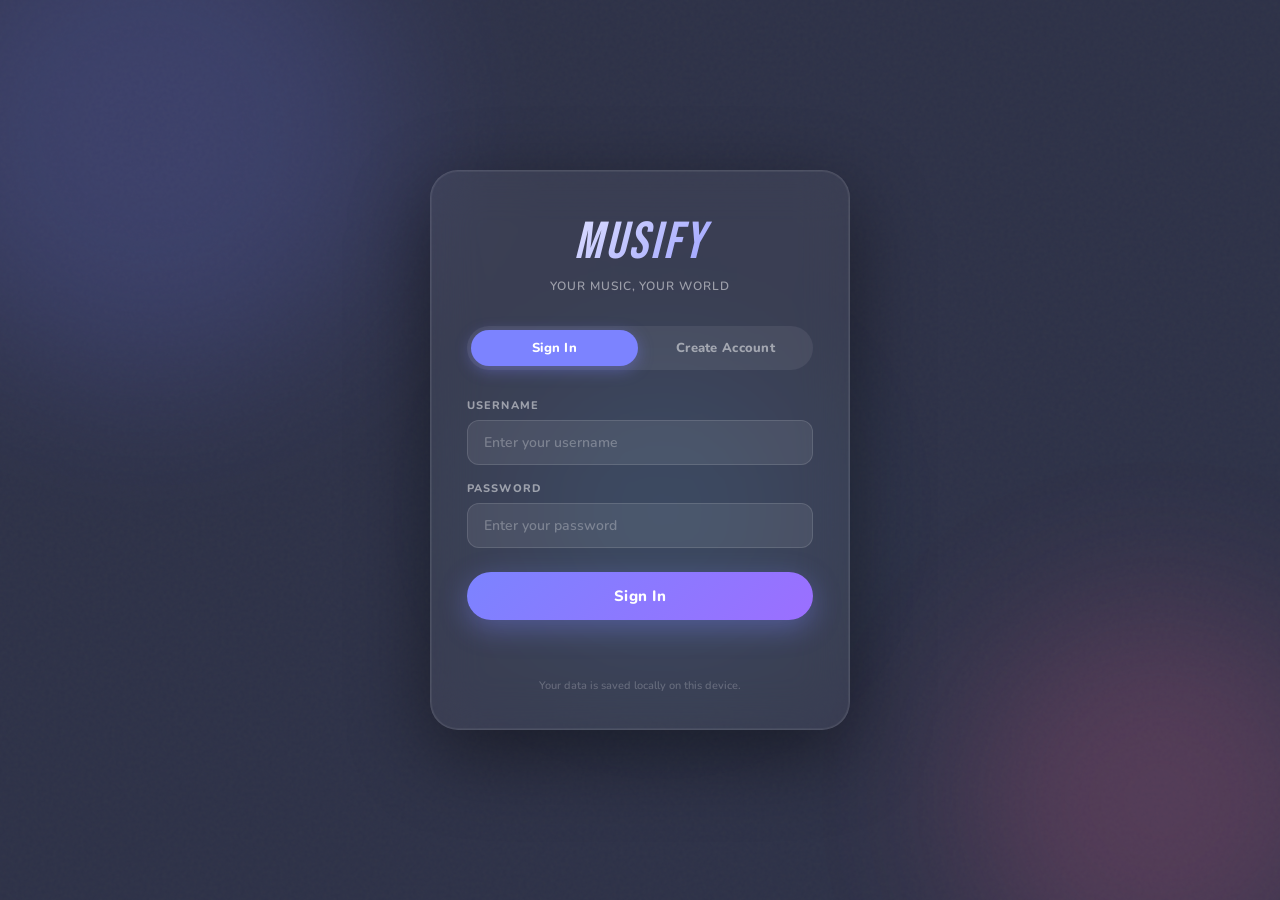
<file: index.html>
<!DOCTYPE html>
<html lang="en">
<head>
  <meta charset="UTF-8">
  <meta name="viewport" content="width=device-width, initial-scale=1.0">
  <title>Musify</title>
  <link rel="preconnect" href="https://fonts.googleapis.com">
  <link rel="preconnect" href="https://fonts.gstatic.com" crossorigin>
  <link href="https://fonts.googleapis.com/css2?family=Bebas+Neue&family=Nunito:wght@400;600;700;800&display=swap" rel="stylesheet" />
  <link rel="stylesheet" href="style.css">
</head>
<body>

  <div class="app">
    <aside class="sidebar">
      <div class="sidebar__profile">
        <div class="avatar">
          <svg viewBox="0 0 24 24" fill="currentColor"><path d="M12 12c2.7 0 4.8-2.1 4.8-4.8S14.7 2.4 12 2.4 7.2 4.5 7.2 7.2 9.3 12 12 12zm0 2.4c-3.2 0-9.6 1.6-9.6 4.8v2.4h19.2v-2.4c0-3.2-6.4-4.8-9.6-4.8z"></svg>
        </div>
        <span class="sidebar__username" id="sidebarUsername">USER</span>
      </div>

      <nav class="sidebar__nav">
        <a href="#" class="nav-link active" data-section="playlist">Playlist</a>
        <a href="#" class="nav-link" data-section="favorites">Favorites</a>
        <a href="#" class="nav-link" data-section="queue">Queue</a>
        <a href="#" class="nav-link" data-section="albums">Albums</a>
        <button class="nav-link logout-btn" id="logoutBtn">Log Out</button>
      </nav>
    </aside>

    <main class="main">
      <header class="topbar">
        <h1 class="logo">MUSIFY</h1>

        <div class="search-wrapper" id="searchWrapper">
          <div class="search-bar">
            <input type="text" placeholder="What do you want to play?" id="searchInput" autocomplete="off">
            <button class="search-btn" aria-label="Search">
              <svg xmlns="http://www.w3.org/2000/svg" width="16" height="16" fill="currentColor" viewBox="0 0 16 16">
                <path d="M11.742 10.344a6.5 6.5 0 1 0-1.397 1.398h-.001q.044.06.098.115l3.85 3.85a1 1 0 0 0 1.415-1.414l-3.85-3.85a1 1 0 0 0-.115-.1zM12 6.5a5.5 5.5 0 1 1-11 0 5.5 5.5 0 0 1 11 0">
              </svg>
            </button>
          </div>
          <div class="search-dropdown" id="searchDropdown">
            <div class="search-dropdown__header">Results</div>
            <div id="searchResultsList"></div>
          </div>
        </div>

        <div class="topbar__actions">
          <button class="icon-btn notification-btn" aria-label="Notifications">
            <svg viewBox="0 0 24 24" fill="currentColor"><path d="M12 22c1.1 0 2-.9 2-2h-4c0 1.1.9 2 2 2zm6-6v-5c0-3.07-1.64-5.64-4.5-6.32V4c0-.83-.67-1.5-1.5-1.5s-1.5.67-1.5 1.5v.68C7.63 5.36 6 7.92 6 11v5l-2 2v1h16v-1l-2-2z"></svg>
          </button>
          <button class="icon-btn chevron-btn" aria-label="Menu">
            <svg viewBox="0 0 24 24" fill="currentColor"><path d="M7 10l5 5 5-5z"></svg>
          </button>
        </div>
      </header>

      <div class="content-scroll">

        <!-- PLAYLIST SECTION -->
        <section class="section" id="playlistSection">
          <h2 class="section__title">Playlist</h2>
          <div class="card-grid" id="artistGrid">

            <div class="music-card" data-title="Pa-umaga" data-artist="Al James">
              <div class="card__thumb">
                <img src="images/Pa-umaga.jpg" alt="Pa-umaga" loading="lazy">
                <div class="card__overlay"><button class="play-btn mini" aria-label="Play"><svg viewBox="0 0 24 24" fill="currentColor"><path d="M8 5v14l11-7z"></svg></button></div>
              </div>
              <p class="card__name">Pa-umaga</p><p class="card__sub">Al James</p>
            </div>

            <div class="music-card" data-title="PSG" data-artist="Al James">
              <div class="card__thumb">
                <img src="images/PSG.jpg" alt="PSG" loading="lazy">
                <div class="card__overlay"><button class="play-btn mini" aria-label="Play"><svg viewBox="0 0 24 24" fill="currentColor"><path d="M8 5v14l11-7z"></svg></button></div>
              </div>
              <p class="card__name">PSG</p><p class="card__sub">Al James</p>
            </div>

            <div class="music-card" data-title="Latina" data-artist="Al James">
              <div class="card__thumb">
                <img src="images/Latina.jpg" alt="Latina" loading="lazy">
                <div class="card__overlay"><button class="play-btn mini" aria-label="Play"><svg viewBox="0 0 24 24" fill="currentColor"><path d="M8 5v14l11-7z"></svg></button></div>
              </div>
              <p class="card__name">Latina</p><p class="card__sub">Al James</p>
            </div>

            <div class="music-card" data-title="Ngayong Gabi" data-artist="Al James">
              <div class="card__thumb">
                <img src="images/Ngayong Gabi.jpg" alt="Ngayong Gabi" loading="lazy">
                <div class="card__overlay"><button class="play-btn mini" aria-label="Play"><svg viewBox="0 0 24 24" fill="currentColor"><path d="M8 5v14l11-7z"></svg></button></div>
              </div>
              <p class="card__name">Ngayong Gabi</p><p class="card__sub">Al James</p>
            </div>

            <div class="music-card" data-title="Repeat" data-artist="Al James">
              <div class="card__thumb">
                <img src="images/repeat.jpg" alt="Repeat" loading="lazy">
                <div class="card__overlay"><button class="play-btn mini" aria-label="Play"><svg viewBox="0 0 24 24" fill="currentColor"><path d="M8 5v14l11-7z"></svg></button></div>
              </div>
              <p class="card__name">Repeat</p><p class="card__sub">Al James</p>
            </div>

            <div class="music-card" data-title="supernatural" data-artist="Ariana Grande">
              <div class="card__thumb">
                <img src="images/supernatural.jpg" alt="supernatural" loading="lazy">
                <div class="card__overlay"><button class="play-btn mini" aria-label="Play"><svg viewBox="0 0 24 24" fill="currentColor"><path d="M8 5v14l11-7z"></svg></button></div>
              </div>
              <p class="card__name">supernatural</p><p class="card__sub">Ariana Grande</p>
            </div>

            <div class="music-card" data-title="Beauty And A Beat" data-artist="Justin Bieber, Nikki Minaj">
              <div class="card__thumb">
                <img src="images/JB.jpg" alt="Beauty And A Beat" loading="lazy">
                <div class="card__overlay"><button class="play-btn mini" aria-label="Play"><svg viewBox="0 0 24 24" fill="currentColor"><path d="M8 5v14l11-7z"></svg></button></div>
              </div>
              <p class="card__name">Beauty And A Beat</p><p class="card__sub">Justin Bieber, Nikki Minaj</p>
            </div>

            <div class="music-card" data-title="The Fate of Ophelia" data-artist="Taylor Swift">
              <div class="card__thumb">
                <img src="images/ophelia.jpg" alt="The Fate of Ophelia" loading="lazy">
                <div class="card__overlay"><button class="play-btn mini" aria-label="Play"><svg viewBox="0 0 24 24" fill="currentColor"><path d="M8 5v14l11-7z"></svg></button></div>
              </div>
              <p class="card__name">The Fate of Ophelia</p><p class="card__sub">Taylor Swift</p>
            </div>

            <div class="music-card" data-title="Cruel Summer" data-artist="Taylor Swift">
              <div class="card__thumb">
                <img src="images/cruelsummer.jpg" alt="Cruel Summer" loading="lazy">
                <div class="card__overlay"><button class="play-btn mini" aria-label="Play"><svg viewBox="0 0 24 24" fill="currentColor"><path d="M8 5v14l11-7z"></svg></button></div>
              </div>
              <p class="card__name">Cruel Summer</p><p class="card__sub">Taylor Swift</p>
            </div>

            <div class="music-card" data-title="Opalite" data-artist="Taylor Swift">
              <div class="card__thumb">
                <img src="images/opalite.jpg" alt="Opalite" loading="lazy">
                <div class="card__overlay"><button class="play-btn mini" aria-label="Play"><svg viewBox="0 0 24 24" fill="currentColor"><path d="M8 5v14l11-7z"></svg></button></div>
              </div>
              <p class="card__name">Opalite</p><p class="card__sub">Taylor Swift</p>
            </div>

            <div class="music-card" data-title="Alipin" data-artist="Khel Pangilinan">
              <div class="card__thumb">
                <img src="images/Alipin.jpg" alt="Alipin" loading="lazy">
                <div class="card__overlay"><button class="play-btn mini" aria-label="Play"><svg viewBox="0 0 24 24" fill="currentColor"><path d="M8 5v14l11-7z"></svg></button></div>
              </div>
              <p class="card__name">Alipin</p><p class="card__sub">Khel Pangilinan</p>
            </div>

            <div class="music-card" data-title="Life Is Good" data-artist="Future, Drake">
              <div class="card__thumb">
                <img src="images/Life Is Good.jpg" alt="Life Is Good" loading="lazy">
                <div class="card__overlay"><button class="play-btn mini" aria-label="Play"><svg viewBox="0 0 24 24" fill="currentColor"><path d="M8 5v14l11-7z"></svg></button></div>
              </div>
              <p class="card__name">Life Is Good</p><p class="card__sub">Future, Drake</p>
            </div>

            <div class="music-card" data-title="Mask Off" data-artist="Future, Kendrick Lamar">
              <div class="card__thumb">
                <img src="images/Mask Off.jpg" alt="Mask Off" loading="lazy">
                <div class="card__overlay"><button class="play-btn mini" aria-label="Play"><svg viewBox="0 0 24 24" fill="currentColor"><path d="M8 5v14l11-7z"></svg></button></div>
              </div>
              <p class="card__name">Mask Off</p><p class="card__sub">Future, Kendrick Lamar</p>
            </div>

            <div class="music-card" data-title="Like That" data-artist="Future, Metro Boomin, Kendrick Lamar">
              <div class="card__thumb">
                <img src="images/Like That.jpg" alt="Like That" loading="lazy">
                <div class="card__overlay"><button class="play-btn mini" aria-label="Play"><svg viewBox="0 0 24 24" fill="currentColor"><path d="M8 5v14l11-7z"></svg></button></div>
              </div>
              <p class="card__name">Like That</p><p class="card__sub">Future, Metro Boomin, Kendrick Lamar</p>
            </div>

            <div class="music-card" data-title="Timeless" data-artist="The Weeknd, Playboi Carti">
              <div class="card__thumb">
                <img src="images/Timeless.jpg" alt="Timeless" loading="lazy">
                <div class="card__overlay"><button class="play-btn mini" aria-label="Play"><svg viewBox="0 0 24 24" fill="currentColor"><path d="M8 5v14l11-7z"></svg></button></div>
              </div>
              <p class="card__name">Timeless</p><p class="card__sub">The Weeknd, Playboi Carti</p>
            </div>

            <div class="music-card" data-title="Bye(Altare Remix)" data-artist="Ariana Grande">
              <div class="card__thumb">
                <img src="images/Bye.jpg" alt="Bye(Altare Remix)" loading="lazy">
                <div class="card__overlay"><button class="play-btn mini" aria-label="Play"><svg viewBox="0 0 24 24" fill="currentColor"><path d="M8 5v14l11-7z"></svg></button></div>
              </div>
              <p class="card__name">Bye(Altare Remix)</p><p class="card__sub">Ariana Grande</p>
            </div>

            <div class="music-card" data-title="Swimming Pool" data-artist="Kendrick Lamar">
              <div class="card__thumb">
                <img src="images/Swimming Pool.jpg" alt="Swimming Pool" loading="lazy">
                <div class="card__overlay"><button class="play-btn mini" aria-label="Play"><svg viewBox="0 0 24 24" fill="currentColor"><path d="M8 5v14l11-7z"></svg></button></div>
              </div>
              <p class="card__name">Swimming Pool</p><p class="card__sub">Kendrick Lamar</p>
            </div>

            <div class="music-card" data-title="First Class" data-artist="Jack Harlow">
              <div class="card__thumb">
                <img src="images/First Class.jpg" alt="First Class" loading="lazy">
                <div class="card__overlay"><button class="play-btn mini" aria-label="Play"><svg viewBox="0 0 24 24" fill="currentColor"><path d="M8 5v14l11-7z"></svg></button></div>
              </div>
              <p class="card__name">First Class</p><p class="card__sub">Jack Harlow</p>
            </div>

            <div class="music-card" data-title="Girl You Loud" data-artist="Chris Brown">
              <div class="card__thumb">
                <img src="images/Girl You Loud.jpg" alt="Girl You Loud" loading="lazy">
                <div class="card__overlay"><button class="play-btn mini" aria-label="Play"><svg viewBox="0 0 24 24" fill="currentColor"><path d="M8 5v14l11-7z"></svg></button></div>
              </div>
              <p class="card__name">Girl You Loud</p><p class="card__sub">Chris Brown</p>
            </div>

            <div class="music-card" data-title="Aces x Dna" data-artist="Kendrick Lamar, Prd Dkj">
              <div class="card__thumb">
                <img src="images/Aces x Dna.jpg" alt="Aces x Dna" loading="lazy">
                <div class="card__overlay"><button class="play-btn mini" aria-label="Play"><svg viewBox="0 0 24 24" fill="currentColor"><path d="M8 5v14l11-7z"></svg></button></div>
              </div>
              <p class="card__name">Aces x Dna</p><p class="card__sub">Kendrick Lamar, Prd Dkj</p>
            </div>

            <div class="music-card" data-title="Lap Of God" data-artist="Benji(UK)">
              <div class="card__thumb">
                <img src="images/Lap Of God.jpg" alt="Lap Of God" loading="lazy">
                <div class="card__overlay"><button class="play-btn mini" aria-label="Play"><svg viewBox="0 0 24 24" fill="currentColor"><path d="M8 5v14l11-7z"></svg></button></div>
              </div>
              <p class="card__name">Lap Of God</p><p class="card__sub">Benji(UK)</p>
            </div>

            <div class="music-card" data-title="May I Ask" data-artist="Luke Chiang">
              <div class="card__thumb">
                <img src="images/May I Ask.jpg" alt="May I Ask" loading="lazy">
                <div class="card__overlay"><button class="play-btn mini" aria-label="Play"><svg viewBox="0 0 24 24" fill="currentColor"><path d="M8 5v14l11-7z"></svg></button></div>
              </div>
              <p class="card__name">May I Ask</p><p class="card__sub">Luke Chiang</p>
            </div>

            <div class="music-card" data-title="Body Back" data-artist="Gryffin">
              <div class="card__thumb">
                <img src="images/Body Back.jpg" alt="Body Back" loading="lazy">
                <div class="card__overlay"><button class="play-btn mini" aria-label="Play"><svg viewBox="0 0 24 24" fill="currentColor"><path d="M8 5v14l11-7z"></svg></button></div>
              </div>
              <p class="card__name">Body Back</p><p class="card__sub">Gryffin</p>
            </div>

            <div class="music-card" data-title="Please Dont Go" data-artist="Beauz">
              <div class="card__thumb">
                <img src="images/Please Dont Go.jpg" alt="Please Dont Go" loading="lazy">
                <div class="card__overlay"><button class="play-btn mini" aria-label="Play"><svg viewBox="0 0 24 24" fill="currentColor"><path d="M8 5v14l11-7z"/></svg></button></div>
              </div>
              <p class="card__name">Please Don't Go</p><p class="card__sub">Beauz</p>
            </div>

            <div class="music-card" data-title="Raindance" data-artist="Dave, Tems">
              <div class="card__thumb">
                <img src="images/Raindance.jpg" alt="Raindance" loading="lazy">
                <div class="card__overlay"><button class="play-btn mini" aria-label="Play"><svg viewBox="0 0 24 24" fill="currentColor"><path d="M8 5v14l11-7z"></svg></button></div>
              </div>
              <p class="card__name">Raindance</p><p class="card__sub">Dave, Tems</p>
            </div>

            <div class="music-card" data-title="Next To You" data-artist="Chris Brown, Justin Bieber">
              <div class="card__thumb">
                <img src="images/Next To You.jpg" alt="Next To You" loading="lazy">
                <div class="card__overlay"><button class="play-btn mini" aria-label="Play"><svg viewBox="0 0 24 24" fill="currentColor"><path d="M8 5v14l11-7z"></svg></button></div>
              </div>
              <p class="card__name">Next To You</p><p class="card__sub">Chris Brown, Justin Bieber</p>
            </div>

            <div class="music-card" data-title="All The Stars" data-artist="Kendrick Lamar, SZA">
              <div class="card__thumb">
                <img src="images/All The Stars.jpg" alt="All The Stars" loading="lazy">
                <div class="card__overlay"><button class="play-btn mini" aria-label="Play"><svg viewBox="0 0 24 24" fill="currentColor"><path d="M8 5v14l11-7z"></svg></button></div>
              </div>
              <p class="card__name">All The Stars</p><p class="card__sub">Kendrick Lamar, SZA</p>
            </div>

            <div class="music-card" data-title="Company" data-artist="Justin Bieber">
              <div class="card__thumb">
                <img src="images/Company.jpg" alt="Company" loading="lazy">
                <div class="card__overlay"><button class="play-btn mini" aria-label="Play"><svg viewBox="0 0 24 24" fill="currentColor"><path d="M8 5v14l11-7z"></svg></button></div>
              </div>
              <p class="card__name">Company</p><p class="card__sub">Justin Bieber</p>
            </div>

            <div class="music-card" data-title="Reminder" data-artist="The Weeknd">
              <div class="card__thumb">
                <img src="images/Reminder.jpg" alt="Reminder" loading="lazy">
                <div class="card__overlay"><button class="play-btn mini" aria-label="Play"><svg viewBox="0 0 24 24" fill="currentColor"><path d="M8 5v14l11-7z"></svg></button></div>
              </div>
              <p class="card__name">Reminder</p><p class="card__sub">The Weeknd</p>
            </div>

            <div class="music-card" data-title="We Dont Talk Anymore" data-artist="Charlie Puth, Selena Gomez">
              <div class="card__thumb">
                <img src="images/We Dont Talk Anymore.jpg" alt="We Dont Talk Anymore" loading="lazy">
                <div class="card__overlay"><button class="play-btn mini" aria-label="Play"><svg viewBox="0 0 24 24" fill="currentColor"><path d="M8 5v14l11-7z"></svg></button></div>
              </div>
              <p class="card__name">We Don't Talk Anymore</p><p class="card__sub">Charlie Puth, Selena Gomez</p>
            </div>

            <div class="music-card" data-title="Kunan Mong Pic" data-artist="CO SIDE MAFIA, BRGR ft. Al James">
              <div class="card__thumb">
                <img src="images/kunan mo pic.jpg" alt="Kunan Mong Pic" loading="lazy">
                <div class="card__overlay"><button class="play-btn mini" aria-label="Play"><svg viewBox="0 0 24 24" fill="currentColor"><path d="M8 5v14l11-7z"></svg></button></div>
              </div>
              <p class="card__name">Kunan Mong Pic</p><p class="card__sub">CO SIDE MAFIA, BRGR ft. Al James</p>
            </div>

          </div>
        </section>

        <!-- FAVORITES SECTION -->
        <section class="section" id="favoritesSection" style="display:none;">
          <h2 class="section__title">Favorites <span class="section__title-icon">🖤</span></h2>
          <p class="section__hint">Songs you've liked appear here. Click 🖤 on any song to add.</p>
          <div class="card-grid" id="favoritesGrid"></div>
        </section>

        <!-- QUEUE SECTION -->
        <section class="section" id="queueSection" style="display:none;">
          <h2 class="section__title">Queue <span class="section__title-icon">☰</span></h2>
          <p class="section__hint">Click ☰ (next to the player) while a song is loaded to add it to your queue.</p>
          <div class="card-grid" id="queueGrid"></div>
        </section>

        <!-- ALBUMS SECTION -->
        <section class="section" id="albumsSection" style="display:none;">
          <h2 class="section__title">Albums</h2>
          <div class="albums-toolbar">
            <div class="album-cover-preview" id="albumCoverPreview" title="Click to add a cover photo">
              <span class="cover-placeholder">🖼️</span>
            </div>
            <input type="file" id="albumCoverInput" accept="image/*">
            <input type="text" id="newAlbumInput" placeholder="New album name…" class="album-name-input">
            <button id="createAlbumBtn" class="create-album-btn">+ Create Album</button>
          </div>
          <div id="albumsList" class="albums-list"></div>
          <div id="albumDetail" class="album-detail" style="display:none;">
            <button id="backToAlbums" class="back-btn">← Back to Albums</button>
            <div class="album-detail-header">
              <div class="album-detail-cover" id="albumDetailCover">🎵</div>
              <h3 id="albumDetailTitle" class="album-detail-title"></h3>
            </div>
            <p class="section__hint">Click <strong>+ Add Current Song</strong> to add the now-playing track.</p>
            <button id="addToAlbumBtn" class="add-to-album-btn">+ Add Current Song</button>
            <div class="card-grid" id="albumDetailGrid"></div>
          </div>
        </section>

      </div><!-- end content-scroll -->

      <!-- MINI PLAYER (tablet & mobile) -->
      <div class="mini-player" id="miniPlayer">
        <div class="mini-player__art">
          <img id="miniArt" src="images/Pa-umaga.jpg" alt="Now playing">
        </div>
        <div class="mini-player__info">
          <p class="mini-player__song" id="miniSong">Pa-umaga</p>
          <p class="mini-player__artist" id="miniArtist">Al James</p>
        </div>
        <div class="mini-player__controls">
          <button class="mini-ctrl" id="miniPrevBtn" aria-label="Previous">
            <svg viewBox="0 0 24 24" fill="currentColor"><path d="M6 6h2v12H6zm3.5 6 8.5 6V6z"/></svg>
          </button>
          <button class="mini-ctrl play-main-mini" id="miniPlayPauseBtn" aria-label="Play/Pause">
            <svg class="mini-icon-play" viewBox="0 0 24 24" fill="currentColor"><path d="M8 5v14l11-7z"/></svg>
            <svg class="mini-icon-pause" viewBox="0 0 24 24" fill="currentColor" style="display:none"><path d="M6 19h4V5H6v14zm8-14v14h4V5h-4z"/></svg>
          </button>
          <button class="mini-ctrl" id="miniNextBtn" aria-label="Next">
            <svg viewBox="0 0 24 24" fill="currentColor"><path d="M6 18l8.5-6L6 6v12zm2-8.14 5.21 3.64L8 16.86V9.86zM16 6h2v12h-2z"/></svg>
          </button>
        </div>
        <div class="mini-player__progress-bar">
          <div class="mini-player__progress-fill" id="miniProgressFill"></div>
        </div>
      </div>

      <!-- BOTTOM NAV (mobile only) -->
      <nav class="bottom-nav" id="bottomNav">
        <button class="bottom-nav__item active" data-section="playlist">
          <span class="bn-icon">🎵</span>Playlist
        </button>
        <button class="bottom-nav__item" data-section="favorites">
          <span class="bn-icon">🖤</span>Favorites
        </button>
        <button class="bottom-nav__item" data-section="queue">
          <span class="bn-icon">☰</span>Queue
        </button>
        <button class="bottom-nav__item" data-section="albums">
          <span class="bn-icon">💿</span>Albums
        </button>
        <button class="bottom-nav__item logout-nav" id="mobileLogoutBtn">
          <span class="bn-icon">🚪</span>Log Out
        </button>
      </nav>

    </main><!-- end .main -->

    <!-- PLAYER PANEL (desktop only) -->
    <aside class="player-panel">
      <div class="player__artwork-wrap">
        <img id="playerArt" src="images/Pa-umaga.jpg" alt="Album Art">
      </div>
      <div class="player__meta">
        <button class="player__like active" id="likeBtn" aria-label="Like">
          <svg viewBox="0 0 24 24" fill="currentColor"><path d="M12 21.35l-1.45-1.32C5.4 15.36 2 12.28 2 8.5 2 5.42 4.42 3 7.5 3c1.74 0 3.41.81 4.5 2.09C13.09 3.81 14.76 3 16.5 3 19.58 3 22 5.42 22 8.5c0 3.78-3.4 6.86-8.55 11.54L12 21.35z"></svg>
        </button>
        <div class="player__info">
          <p class="player__song" id="playerSong">Pa-umaga</p>
          <p class="player__artist" id="playerArtist">Al James</p>
        </div>
        <button class="player__add" id="shuffleBtn" aria-label="Shuffle" title="Shuffle">
          <svg viewBox="0 0 24 24" fill="currentColor" width="20" height="20">
            <path d="M10.59 9.17L5.41 4 4 5.41l5.17 5.17 1.42-1.41zM14.5 4l2.04 2.04L4 18.59 5.41 20 17.96 7.46 20 9.5V4h-5.5zm.33 9.41l-1.41 1.41 3.13 3.13L14.5 20H20v-5.5l-2.04 2.04-3.13-3.13z">
          </svg>
        </button>
      </div>
      <div class="player__progress">
        <div class="progress-bar" id="progressBar">
          <div class="progress-fill" id="progressFill"></div>
          <div class="progress-thumb" id="progressThumb"></div>
        </div>
        <div class="progress-times">
          <span id="currentTime">0:00</span>
          <span id="totalTime">0:00</span>
        </div>
      </div>
      <div class="player__controls">
        <button class="ctrl-btn" id="menuBtn" aria-label="Add to Queue" title="Add to Queue">
          <svg viewBox="0 0 24 24" fill="currentColor"><path d="M3 18h18v-2H3v2zm0-5h18v-2H3v2zm0-7v2h18V6H3z"></svg>
        </button>
        <button class="ctrl-btn" id="prevBtn" aria-label="Previous">
          <svg viewBox="0 0 24 24" fill="currentColor"><path d="M6 6h2v12H6zm3.5 6 8.5 6V6z"></svg>
        </button>
        <button class="ctrl-btn play-main" id="playPauseBtn" aria-label="Play/Pause">
          <svg class="icon-play" viewBox="0 0 24 24" fill="currentColor"><path d="M8 5v14l11-7z"></svg>
          <svg class="icon-pause" viewBox="0 0 24 24" fill="currentColor" style="display:none"><path d="M6 19h4V5H6v14zm8-14v14h4V5h-4z"></svg>
        </button>
        <button class="ctrl-btn" id="nextBtn" aria-label="Next">
          <svg viewBox="0 0 24 24" fill="currentColor"><path d="M6 18l8.5-6L6 6v12zm2-8.14 5.21 3.64L8 16.86V9.86zM16 6h2v12h-2z"></svg>
        </button>
        <button class="ctrl-btn" id="repeatBtn" aria-label="Repeat">
          <svg viewBox="0 0 24 24" fill="currentColor"><path d="M7 7h10v3l4-4-4-4v3H5v6h2V7zm10 10H7v-3l-4 4 4 4v-3h12v-6h-2v4z"></svg>
        </button>
      </div>
      <div class="volume-control">
        <svg class="volume-icon" viewBox="0 0 24 24" fill="currentColor">
          <path d="M3 9v6h4l5 5V4L7 9H3zm13.5 3c0-1.77-1-3.29-2.5-4.03v8.05c1.5-.73 2.5-2.25 2.5-4.02z">
        </svg>
        <input type="range" min="0" max="100" value="70" class="volume-slider" id="volumeSlider">
      </div>
    </aside>

  </div><!-- end .app -->

  <!-- FULL-SCREEN PLAYER MODAL (mobile/tablet) -->
  <div class="player-modal-overlay" id="playerModal">
    <div class="player-modal">
      <div class="player-modal__topbar">
        <button class="player-modal__close" id="modalClose" aria-label="Close">
          <svg viewBox="0 0 24 24" fill="currentColor"><path d="M19 11H7.83l4.88-4.88c.39-.39.39-1.03 0-1.42-.39-.39-1.02-.39-1.41 0l-6.59 6.59c-.39.39-.39 1.02 0 1.41l6.59 6.59c.39.39 1.02.39 1.41 0 .39-.39.39-1.02 0-1.41L7.83 13H19c.55 0 1-.45 1-1s-.45-1-1-1z"/></svg>
        </button>
        <span class="player-modal__label">Now Playing</span>
        <div style="width:36px"></div>
      </div>

      <div class="player-modal__artwork" id="modalArtwork">
        <img id="modalArt" src="images/Pa-umaga.jpg" alt="Now Playing">
      </div>

      <div class="player-modal__meta">
        <button class="player-modal__like" id="modalLikeBtn" aria-label="Like">
          <svg viewBox="0 0 24 24" fill="currentColor"><path d="M12 21.35l-1.45-1.32C5.4 15.36 2 12.28 2 8.5 2 5.42 4.42 3 7.5 3c1.74 0 3.41.81 4.5 2.09C13.09 3.81 14.76 3 16.5 3 19.58 3 22 5.42 22 8.5c0 3.78-3.4 6.86-8.55 11.54L12 21.35z"/></svg>
        </button>
        <div class="player-modal__info">
          <p class="player-modal__song" id="modalSong">Pa-umaga</p>
          <p class="player-modal__artist" id="modalArtist">Al James</p>
        </div>
        <button class="player-modal__shuffle" id="modalShuffleBtn" aria-label="Shuffle">
          <svg viewBox="0 0 24 24" fill="currentColor"><path d="M10.59 9.17L5.41 4 4 5.41l5.17 5.17 1.42-1.41zM14.5 4l2.04 2.04L4 18.59 5.41 20 17.96 7.46 20 9.5V4h-5.5zm.33 9.41l-1.41 1.41 3.13 3.13L14.5 20H20v-5.5l-2.04 2.04-3.13-3.13z"/></svg>
        </button>
      </div>

      <div class="player-modal__progress">
        <div class="player-modal__progress-bar" id="modalProgressBar">
          <div class="player-modal__progress-fill" id="modalProgressFill2"></div>
          <div class="player-modal__progress-thumb" id="modalProgressThumb"></div>
        </div>
        <div class="player-modal__progress-times">
          <span id="modalCurrentTime">0:00</span>
          <span id="modalTotalTime">0:00</span>
        </div>
      </div>

      <div class="player-modal__controls">
        <button class="modal-ctrl" id="modalMenuBtn" aria-label="Add to Queue" title="Add to Queue">
          <svg viewBox="0 0 24 24" fill="currentColor"><path d="M3 18h18v-2H3v2zm0-5h18v-2H3v2zm0-7v2h18V6H3z"/></svg>
        </button>
        <button class="modal-ctrl" id="modalPrevBtn" aria-label="Previous">
          <svg viewBox="0 0 24 24" fill="currentColor"><path d="M6 6h2v12H6zm3.5 6 8.5 6V6z"/></svg>
        </button>
        <button class="modal-ctrl play-modal" id="modalPlayPauseBtn" aria-label="Play/Pause">
          <svg class="modal-icon-play" viewBox="0 0 24 24" fill="currentColor"><path d="M8 5v14l11-7z"/></svg>
          <svg class="modal-icon-pause" viewBox="0 0 24 24" fill="currentColor" style="display:none"><path d="M6 19h4V5H6v14zm8-14v14h4V5h-4z"/></svg>
        </button>
        <button class="modal-ctrl" id="modalNextBtn" aria-label="Next">
          <svg viewBox="0 0 24 24" fill="currentColor"><path d="M6 18l8.5-6L6 6v12zm2-8.14 5.21 3.64L8 16.86V9.86zM16 6h2v12h-2z"/></svg>
        </button>
        <button class="modal-ctrl" id="modalRepeatBtn" aria-label="Repeat">
          <svg viewBox="0 0 24 24" fill="currentColor"><path d="M7 7h10v3l4-4-4-4v3H5v6h2V7zm10 10H7v-3l-4 4 4 4v-3h12v-6h-2v4z"/></svg>
        </button>
      </div>

      <div class="player-modal__volume">
        <svg class="modal-vol-icon" viewBox="0 0 24 24" fill="currentColor"><path d="M3 9v6h4l5 5V4L7 9H3zm13.5 3c0-1.77-1-3.29-2.5-4.03v8.05c1.5-.73 2.5-2.25 2.5-4.02z"/></svg>
        <input type="range" min="0" max="100" value="70" class="modal-vol-slider" id="modalVolumeSlider">
      </div>
    </div>
  </div>

  <script src="app.js"></script>
</body>
</html>
</file>
<file: style.css>
:root {
  --bg-base:        #2e3248;
  --bg-sidebar:     rgba(255, 255, 255, 0.055);
  --bg-panel:       rgba(255, 255, 255, 0.055);
  --bg-card:        rgba(255, 255, 255, 0.055);
  --bg-card-hover:  rgba(255, 255, 255, 0.10);
  --bg-input:       rgba(255, 255, 255, 0.08);
  --accent:         #7c83ff;
  --accent2:        #ff6b9d;
  --accent-glow:    rgba(124, 131, 255, 0.40);
  --text-primary:   #ffffff;
  --text-secondary: rgba(255, 255, 255, 0.50);
  --text-muted:     rgba(255, 255, 255, 0.28);
  --border:         rgba(255, 255, 255, 0.10);
  --progress-bg:    rgba(255, 255, 255, 0.18);
  --progress-fill:  #ffffff;
  --sidebar-w:      200px;
  --panel-w:        300px;
  --radius-sm:      10px;
  --radius-md:      16px;
  --radius-lg:      20px;
  --radius-pill:    999px;
  --transition:     0.22s cubic-bezier(0.4, 0, 0.2, 1);
  --font-display:   'Bebas Neue', sans-serif;
  --font-body:      'Nunito', sans-serif;
  --shadow-card:    0 8px 32px rgba(0, 0, 0, 0.35);
  --shadow-panel:   0 24px 80px rgba(0, 0, 0, 0.45);
}

*, *::before, *::after { box-sizing: border-box; margin: 0; padding: 0; }
html, body { height: 100%; }

body {
  font-family: var(--font-body);
  background-color: var(--bg-base);
  overflow: hidden;
  color: var(--text-primary);
  line-height: 1.4;
  position: relative;
}

body::after {
  content: '';
  position: fixed;
  inset: 0;
  pointer-events: none;
  z-index: 0;
  background:
    radial-gradient(ellipse 520px 520px at -10% -10%, rgba(124,131,255,0.18) 0%, transparent 70%),
    radial-gradient(ellipse 420px 420px at 110% 110%, rgba(255,107,157,0.18) 0%, transparent 70%),
    radial-gradient(ellipse 260px 260px at 50% 50%, rgba(124,131,255,0.07) 0%, transparent 70%);
}

.app { position: relative; z-index: 1; }

a { text-decoration: none; color: inherit; }
button { cursor: pointer; border: none; background: none; color: inherit; font-family: inherit; }
img { display: block; width: 100%; height: 100%; object-fit: cover; }
ul { list-style: none; }

::-webkit-scrollbar { width: 0px; }
::-webkit-scrollbar-track { background: transparent; }
::-webkit-scrollbar-thumb { background: rgba(255,255,255,0.15); border-radius: var(--radius-pill); }

/* ── APP LAYOUT ── */
.app {
  display: grid;
  grid-template-columns: var(--sidebar-w) 1fr var(--panel-w);
  grid-template-rows: 100vh;
  height: 100vh;
  width: 100vw;
  overflow: hidden;
}

/* ── SIDEBAR ── */
.sidebar {
  background: var(--bg-sidebar);
  display: flex;
  flex-direction: column;
  align-items: center;
  padding: 28px 0 24px;
  border-right: 1px solid var(--border);
  position: relative;
  z-index: 10;
  border-radius: 24px;
  margin: 20px 0 20px 12px;
  width: 220px;
  overflow: hidden;
}

.sidebar__profile {
  display: flex;
  flex-direction: column;
  align-items: center;
  gap: 10px;
  margin-bottom: 36px;
}

.avatar {
  width: 60px; height: 60px; flex-shrink: 0;
  background: rgba(255,255,255,0.12);
  border-radius: 50%;
  display: flex; align-items: center; justify-content: center;
  border: 2px solid rgba(255,255,255,0.18);
  transition: border-color var(--transition), box-shadow var(--transition);
}
.avatar svg { width: 32px; height: 32px; color: var(--text-secondary); }
.avatar:hover { border-color: var(--accent); box-shadow: 0 0 0 4px var(--accent-glow); }

.sidebar__username {
  font-size: 13px; font-weight: 700;
  color: var(--text-primary); letter-spacing: 0.02em;
}

.sidebar__nav {
  display: flex; flex-direction: column; align-items: stretch;
  gap: 4px; width: 100%; flex: 1; padding: 0 12px;
}

.nav-link {
  width: 100%; padding: 10px 16px;
  border-radius: var(--radius-sm);
  font-size: 13px; font-weight: 700;
  color: var(--text-secondary); text-align: center;
  transition: background var(--transition), color var(--transition);
  position: relative;
}
.nav-link::before {
  content: ''; position: absolute; left: 0; top: 50%;
  transform: translateY(-50%);
  width: 3px; height: 0; background: var(--accent);
  border-radius: 0 var(--radius-pill) var(--radius-pill) 0;
  transition: height var(--transition);
}
.nav-link:hover { background: rgba(255,255,255,0.07); color: var(--text-primary); }
.nav-link.active { color: var(--text-primary); background: rgba(255,255,255,0.09); }
.nav-link.active::before { height: 60%; }

.logout-btn {
  margin-top: auto;
  color: rgba(255, 100, 100, 0.75) !important;
  font-weight: 800;
  border-top: 1px solid rgba(255,255,255,0.07);
  padding-top: 14px;
  width: 100%;
  text-align: center;
}
.logout-btn:hover { background: rgba(255,80,80,0.10) !important; color: #ff6b6b !important; }

/* ── MAIN ── */
.main {
  display: flex; flex-direction: column;
  overflow: hidden; background: var(--bg-base);
  min-height: 0; min-width: 0; height: 100vh;
}

/* ── TOPBAR ── */
.topbar {
  display: flex; align-items: center; justify-content: center;
  gap: 8px; padding: 16px 24px 12px; flex-shrink: 0;
  position: relative; z-index: 100;
}

.logo {
  font-family: var(--font-display); font-size: 46px;
  font-style: italic; letter-spacing: 0.04em;
  color: var(--text-primary); white-space: nowrap;
  user-select: none; text-shadow: 0 2px 12px rgba(0,0,0,0.4);
}

/* ── SEARCH BAR + DROPDOWN ── */
.search-wrapper {
  flex: 1; max-width: 480px; min-width: 0;
  margin-inline: 12px; position: relative;
}

.search-bar {
  display: flex; align-items: center;
  background: rgba(255,255,255,0.10);
  border: 1.5px solid rgba(255,255,255,0.12);
  border-radius: var(--radius-pill);
  overflow: hidden; padding: 0 6px 0 18px;
  gap: 8px; transition: border-color var(--transition), box-shadow var(--transition);
  height: 44px;
}
.search-bar:focus-within { border-color: rgba(255,255,255,0.35); box-shadow: 0 0 0 3px rgba(255,255,255,0.06); }

.search-bar input {
  flex: 1; min-width: 0; background: none; border: none; outline: none;
  color: var(--text-primary); font-family: var(--font-body);
  font-size: 13px; padding: 10px 0;
}
.search-bar input::placeholder { color: var(--text-secondary); }

.search-btn {
  width: 34px; height: 34px; flex-shrink: 0;
  border-radius: 50%; background: rgba(255,255,255,0.10);
  display: flex; align-items: center; justify-content: center;
  transition: background var(--transition);
}
.search-btn svg { width: 16px; height: 16px; }
.search-btn:hover { background: rgba(255,255,255,0.20); }

.search-dropdown {
  position: absolute; top: calc(100% + 8px); left: 0; right: 0;
  background: #2a2f45;
  border: 1px solid rgba(255,255,255,0.14);
  border-radius: var(--radius-md);
  box-shadow: 0 16px 48px rgba(0,0,0,0.55);
  overflow: hidden; z-index: 9999;
  max-height: 420px; overflow-y: auto;
  display: none; animation: fadeInDown 0.18s ease;
}
.search-dropdown.visible { display: block; }

@keyframes fadeInDown {
  from { opacity: 0; transform: translateY(-8px); }
  to   { opacity: 1; transform: translateY(0); }
}

.search-dropdown__header {
  font-size: 10px; font-weight: 800;
  letter-spacing: 0.12em; text-transform: uppercase;
  color: var(--text-muted); padding: 12px 16px 6px;
}

.search-result-item {
  display: flex; align-items: center; gap: 12px;
  padding: 10px 16px; cursor: pointer;
  transition: background var(--transition);
}
.search-result-item:hover { background: rgba(255,255,255,0.08); }
.search-result-item.active-result { background: rgba(124,131,255,0.15); }

.search-result-item__art {
  width: 44px; height: 44px; border-radius: 8px;
  overflow: hidden; flex-shrink: 0; background: rgba(255,255,255,0.08);
}
.search-result-item__art img { width: 100%; height: 100%; object-fit: cover; }

.search-result-item__info { flex: 1; min-width: 0; }
.search-result-item__title {
  font-size: 14px; font-weight: 700; color: var(--text-primary);
  white-space: nowrap; overflow: hidden; text-overflow: ellipsis;
}
.search-result-item__artist {
  font-size: 12px; color: var(--text-secondary); margin-top: 2px;
  white-space: nowrap; overflow: hidden; text-overflow: ellipsis;
}

.search-result-item__play {
  width: 32px; height: 32px; border-radius: 50%;
  background: var(--accent); display: flex; align-items: center;
  justify-content: center; flex-shrink: 0; opacity: 0;
  transition: opacity var(--transition), transform var(--transition); color: #fff;
}
.search-result-item__play svg { width: 14px; height: 14px; margin-left: 2px; }
.search-result-item:hover .search-result-item__play { opacity: 1; transform: scale(1.05); }

.search-no-results {
  padding: 24px 16px; text-align: center;
  color: var(--text-muted); font-size: 13px; font-weight: 600;
}

/* ── TOPBAR ACTIONS ── */
.topbar__actions {
  display: flex; align-items: center; flex-shrink: 0;
  background: rgba(255,255,255,0.10);
  border: 1.5px solid rgba(255,255,255,0.12);
  border-radius: var(--radius-pill); overflow: hidden;
}
.icon-btn { width: 36px; height: 36px; display: flex; align-items: center; justify-content: center; transition: background var(--transition); }
.icon-btn svg { width: 18px; height: 18px; }
.icon-btn:hover { background: rgba(255,255,255,0.10); }
.notification-btn { border-right: 1px solid rgba(255,255,255,0.12); }

/* ── CONTENT SCROLL ── */
.content-scroll {
  flex: 1; overflow-y: auto; overflow-x: hidden;
  padding: 12px 0 24px; min-height: 0; scroll-behavior: smooth;
}

/* ── SECTIONS ── */
.section {
  padding: 0 24px 0 40px; display: flex; flex-direction: column;
  text-align: left; animation: fadeInUp 0.4s ease both;
}

.section__title {
  font-size: 28px; font-weight: 800; padding: 10px; margin-bottom: 4px;
  letter-spacing: 0.01em; display: flex; align-items: center; gap: 10px;
}
.section__title-icon { font-size: 22px; }

.section__hint {
  font-size: 12px; color: var(--text-muted); padding: 0 10px 14px; font-weight: 600;
}

/* ── CARD GRID ── */
.card-grid {
  display: grid;
  grid-template-columns: repeat(auto-fill, minmax(190px, 1fr));
  gap: 30px; margin-bottom: 40px;
}

.empty-msg {
  grid-column: 1 / -1; text-align: center; padding: 60px 20px;
  color: var(--text-muted); font-size: 14px; font-weight: 600;
  border: 1.5px dashed rgba(255,255,255,0.12); border-radius: var(--radius-lg);
  background: rgba(255,255,255,0.03); letter-spacing: 0.02em;
}

/* ── MUSIC CARD ── */
.music-card { cursor: pointer; transition: transform var(--transition); min-width: 0; animation: fadeInUp 0.35s ease both; }
.music-card:hover { transform: translateY(-3px); }

.card__thumb {
  position: relative; border-radius: var(--radius-md); overflow: hidden;
  aspect-ratio: 3 / 4; background: rgba(255,255,255,0.08); box-shadow: var(--shadow-card);
}
.card__thumb img { transition: transform 0.4s ease, filter 0.3s ease; }
.music-card:hover .card__thumb img { transform: scale(1.05); filter: brightness(0.7); }

.card__overlay {
  position: absolute; inset: 0; display: flex;
  align-items: center; justify-content: center;
  opacity: 0; transition: opacity var(--transition);
}
.music-card:hover .card__overlay { opacity: 1; }

.card__remove {
  position: absolute; top: 8px; right: 8px;
  width: 26px; height: 26px; border-radius: 50%;
  background: rgba(0,0,0,0.55); color: #fff;
  font-size: 13px; font-weight: 700;
  display: flex; align-items: center; justify-content: center;
  opacity: 0; transition: opacity var(--transition), background var(--transition), transform var(--transition);
  z-index: 5; border: none; cursor: pointer;
}
.music-card:hover .card__remove { opacity: 1; }
.card__remove:hover { background: rgba(255, 60, 60, 0.85); transform: scale(1.15); }

.card__queue-badge {
  position: absolute; top: 8px; left: 8px;
  width: 24px; height: 24px; border-radius: 50%;
  background: var(--accent); color: #fff;
  font-size: 11px; font-weight: 800;
  display: flex; align-items: center; justify-content: center;
  z-index: 4; box-shadow: 0 2px 8px rgba(0,0,0,0.4); letter-spacing: 0;
}

.play-btn.mini {
  width: 44px; height: 44px; border-radius: 50%;
  background: rgba(255,255,255,0.92); color: #1a1a2e;
  display: flex; align-items: center; justify-content: center;
  box-shadow: 0 4px 16px rgba(0,0,0,0.4);
  transition: transform var(--transition), box-shadow var(--transition);
}
.play-btn.mini svg { width: 20px; height: 20px; margin-left: 2px; }
.play-btn.mini:hover { transform: scale(1.1); box-shadow: 0 6px 24px rgba(0,0,0,0.5); }

.card__name { font-size: 18px; font-weight: 700; color: var(--text-primary); margin-top: 10px; white-space: nowrap; overflow: hidden; text-overflow: ellipsis; }
.card__sub  { font-size: 11px; color: var(--text-secondary); margin-top: 2px; white-space: nowrap; overflow: hidden; text-overflow: ellipsis; }

/* ── PLAYER PANEL ── */
.player-panel {
  align-self: center; justify-self: center;
  background: var(--bg-panel); display: flex; flex-direction: column; align-items: center;
  width: calc(var(--panel-w) - 16px); min-height: 520px;
  padding: 20px 16px; border-radius: 24px;
  border: 1px solid var(--border); box-shadow: 0 24px 80px rgba(0,0,0,0.45), 0 0 0 1px rgba(255,255,255,0.06) inset;
  overflow-y: auto; overflow-x: hidden;
}

.volume-control { display: flex; align-items: center; gap: 12px; margin-top: 20px; padding: 0 10px; width: 100%; }
.volume-icon { width: 22px; height: 22px; color: #fff; opacity: 0.8; flex-shrink: 0; }

.volume-slider {
  flex: 1; height: 6px; appearance: none;
  border-radius: 10px; background: #6d708d; outline: none; cursor: pointer;
}
.volume-slider::-webkit-slider-thumb { appearance: none; width: 16px; height: 16px; border-radius: 50%; background: #fff; border: none; }
.volume-slider::-moz-range-thumb    { width: 16px; height: 16px; border-radius: 50%; background: #fff; border: none; }

.player__artwork-wrap {
  width: 100%; aspect-ratio: 1 / 1; max-height: 320px;
  border-radius: var(--radius-lg); overflow: hidden;
  box-shadow: 0 16px 48px rgba(0,0,0,0.5), 0 0 0 1px rgba(255,255,255,0.08);
  margin-bottom: 16px; flex-shrink: 0;
  transition: box-shadow 0.4s ease; position: relative;
}
.player__artwork-wrap::after {
  content: ''; position: absolute; inset: 0;
  background: linear-gradient(to bottom, transparent 60%, rgba(0,0,0,0.4));
  pointer-events: none;
}
.player__artwork-wrap img { transition: transform 0.5s ease; }
.player-panel.is-playing .player__artwork-wrap img { transform: scale(1.03); }

.player__meta { width: 100%; display: flex; align-items: center; gap: 12px; margin-bottom: 14px; }

.player__like {
  width: 38px; height: 38px; flex-shrink: 0; border-radius: 50%;
  background: rgba(255,255,255,0.08); display: flex; align-items: center; justify-content: center;
  transition: background var(--transition), color var(--transition), transform var(--transition);
  color: var(--text-secondary);
}
.player__like svg { width: 18px; height: 18px; }
.player__like.active { color: #ff4e6e; background: rgba(255,78,110,0.15); }
.player__like:hover { transform: scale(1.1); }

.player__info { flex: 1; min-width: 0; text-align: center; }
.player__song   { font-size: 18px; font-weight: 800; color: var(--text-primary); white-space: nowrap; overflow: hidden; text-overflow: ellipsis; }
.player__artist { font-size: 14px; color: var(--text-secondary); margin-top: 2px; }

.player__add {
  width: 38px; height: 38px; flex-shrink: 0; border-radius: 50%;
  background: rgba(255,255,255,0.08); display: flex; align-items: center; justify-content: center;
  color: var(--text-secondary);
  transition: background var(--transition), color var(--transition), transform var(--transition);
}
.player__add svg { width: 20px; height: 20px; }
.player__add:hover { background: rgba(255,255,255,0.15); color: var(--text-primary); transform: scale(1.1); }

.player__progress { width: 100%; margin-bottom: 16px; }

.progress-bar {
  width: 100%; height: 10px; background: var(--progress-bg);
  border-radius: var(--radius-pill); position: relative; cursor: pointer; margin-bottom: 8px;
}
.progress-fill {
  height: 10px; width: 0%; background: var(--progress-fill);
  border-radius: var(--radius-pill); pointer-events: none; transition: width 0.2s linear;
}
.progress-thumb {
  position: absolute; top: 50%; left: 0%;
  transform: translate(-50%, -50%);
  width: 12px; height: 12px; background: var(--text-primary);
  border-radius: 50%; box-shadow: 0 0 0 3px rgba(255,255,255,0.25);
  pointer-events: none; opacity: 0;
  transition: opacity var(--transition), left 0.2s linear;
}
.progress-bar:hover .progress-thumb { opacity: 1; }
.progress-times { display: flex; justify-content: space-between; font-size: 13px; color: var(--text-secondary); font-weight: 600; }

.player__controls {
  display: flex; align-items: center; justify-content: center;
  gap: 4px; padding: 8px 12px; border-radius: 100px;
  background: rgba(255,255,255,0.08);
  backdrop-filter: blur(40px) saturate(180%);
  -webkit-backdrop-filter: blur(40px) saturate(180%);
  border: 1px solid rgba(255,255,255,0.18);
  box-shadow: 0 8px 32px rgba(0,0,0,0.3), 0 1px 0 rgba(255,255,255,0.12) inset, 0 -1px 0 rgba(0,0,0,0.2) inset;
  width: 100%;
}

.ctrl-btn {
  width: 44px; height: 44px; border-radius: 50%; border: none;
  background: transparent; display: flex; align-items: center; justify-content: center;
  cursor: pointer; color: rgba(255,255,255,0.85);
  transition: background 0.15s, transform 0.1s; flex-shrink: 0;
}
.ctrl-btn svg { width: 20px; height: 20px; fill: currentColor; }
.ctrl-btn:hover { background: rgba(255,255,255,0.14); color: var(--text-primary); transform: scale(1.05); }

.ctrl-btn.play-main {
  width: 56px; height: 56px;
  background: rgba(255,255,255,0.18);
  border: 1px solid rgba(255,255,255,0.28);
  box-shadow: 0 4px 16px rgba(0,0,0,0.25), 0 1px 0 rgba(255,255,255,0.25) inset;
  color: #fff; margin: 0 2px;
}
.ctrl-btn.play-main svg { width: 24px; height: 24px; }
.ctrl-btn.play-main:hover { background: rgba(255,255,255,0.22); transform: scale(1.08); }
.ctrl-btn.play-main.playing { background: rgba(255,255,255,0.20); }
.ctrl-btn.active { color: var(--text-primary); background: rgba(255,255,255,0.14); }

#menuBtn:hover { background: rgba(124,131,255,0.20); color: var(--accent); }

/* ── TOAST ── */
.toast {
  position: fixed; bottom: 32px; left: 50%;
  transform: translateX(-50%) translateY(20px);
  background: rgba(30,34,56,0.95); color: var(--text-primary);
  padding: 10px 22px; border-radius: var(--radius-pill);
  font-size: 13px; font-weight: 600;
  border: 1px solid rgba(255,255,255,0.12);
  backdrop-filter: blur(10px); opacity: 0; pointer-events: none;
  transition: opacity 0.3s ease, transform 0.3s ease;
  z-index: 9999; white-space: nowrap;
}
.toast.show { opacity: 1; transform: translateX(-50%) translateY(0); }

.music-card.active .card__name { color: var(--accent); }
.music-card.hidden { display: none; }

/* ── ANIMATIONS ── */
@keyframes fadeInUp {
  from { opacity: 0; transform: translateY(16px); }
  to   { opacity: 1; transform: translateY(0); }
}
.section:nth-child(2) { animation-delay: 0.08s; }
.section:nth-child(3) { animation-delay: 0.16s; }
#artistGrid .music-card:nth-child(1) { animation-delay: 0.10s; }
#artistGrid .music-card:nth-child(2) { animation-delay: 0.16s; }
#artistGrid .music-card:nth-child(3) { animation-delay: 0.22s; }
#artistGrid .music-card:nth-child(4) { animation-delay: 0.28s; }

/* ── ALBUMS TOOLBAR ── */
.albums-toolbar {
  display: flex; gap: 10px; align-items: center; padding: 0 10px 18px;
}

.album-cover-preview {
  width: 44px; height: 44px; border-radius: var(--radius-sm);
  overflow: hidden; background: rgba(255,255,255,0.08);
  border: 1.5px dashed rgba(255,255,255,0.28);
  flex-shrink: 0; cursor: pointer;
  transition: border-color var(--transition), box-shadow var(--transition);
  display: flex; align-items: center; justify-content: center;
}
.album-cover-preview:hover { border-color: var(--accent); box-shadow: 0 0 0 3px var(--accent-glow); }
.album-cover-preview img { width: 100%; height: 100%; object-fit: cover; }
.album-cover-preview .cover-placeholder { font-size: 18px; line-height: 1; }
#albumCoverInput { display: none; }

.album-name-input {
  flex: 1; background: rgba(255,255,255,0.10);
  border: 1.5px solid rgba(255,255,255,0.12);
  border-radius: var(--radius-pill); padding: 9px 16px;
  color: var(--text-primary); font-family: var(--font-body);
  font-size: 13px; outline: none; transition: border-color var(--transition);
}
.album-name-input::placeholder { color: var(--text-secondary); }
.album-name-input:focus { border-color: var(--accent); }

.create-album-btn {
  background: var(--accent); color: #fff; border: none;
  border-radius: var(--radius-pill); padding: 9px 18px;
  font-family: var(--font-body); font-size: 13px; font-weight: 700;
  cursor: pointer; white-space: nowrap;
  transition: opacity var(--transition), transform var(--transition);
}
.create-album-btn:hover { opacity: 0.85; transform: scale(1.03); }

/* ── ALBUMS LIST ── */
.albums-list {
  display: grid;
  grid-template-columns: repeat(auto-fill, minmax(190px, 1fr));
  gap: 30px; padding: 0 10px 40px;
}

/* ── ALBUM CARD ── */
.album-row {
  cursor: pointer; transition: transform var(--transition);
  min-width: 0; animation: fadeInUp 0.35s ease both; position: relative;
}
.album-row:hover { transform: translateY(-3px); }

.album-row__cover {
  position: relative; border-radius: var(--radius-md); overflow: hidden;
  aspect-ratio: 3 / 4; background: rgba(255,255,255,0.08);
  box-shadow: var(--shadow-card);
  display: flex; align-items: center; justify-content: center; font-size: 52px;
}
.album-row__cover img { width: 100%; height: 100%; object-fit: cover; transition: transform 0.4s ease, filter 0.3s ease; }
.album-row:hover .album-row__cover img { transform: scale(1.05); filter: brightness(0.7); }

.album-row__overlay {
  position: absolute; inset: 0;
  display: flex; align-items: center; justify-content: center;
  opacity: 0; transition: opacity var(--transition);
}
.album-row:hover .album-row__overlay { opacity: 1; }

.album-delete-btn {
  position: absolute; top: 8px; right: 8px;
  width: 26px; height: 26px; border-radius: 50%;
  background: rgba(0,0,0,0.55); color: #fff;
  font-size: 13px; font-weight: 700; cursor: pointer;
  display: flex; align-items: center; justify-content: center;
  opacity: 0;
  transition: opacity var(--transition), background var(--transition), transform var(--transition);
  z-index: 5; border: none;
}
.album-row:hover .album-delete-btn { opacity: 1; }
.album-delete-btn:hover { background: rgba(255,60,60,0.85); transform: scale(1.15); }

.album-row__info { margin-top: 10px; min-width: 0; }
.album-row__name  { font-size: 18px; font-weight: 700; color: var(--text-primary); white-space: nowrap; overflow: hidden; text-overflow: ellipsis; }
.album-row__count { font-size: 11px; color: var(--text-secondary); margin-top: 2px; font-weight: 600; }

/* ── ALBUM DETAIL ── */
.back-btn {
  background: rgba(255,255,255,0.08); border: 1px solid var(--border);
  border-radius: var(--radius-pill); color: var(--text-primary);
  padding: 8px 16px; font-family: var(--font-body);
  font-size: 13px; font-weight: 700; cursor: pointer;
  margin: 0 10px 16px; transition: background var(--transition);
}
.back-btn:hover { background: rgba(255,255,255,0.15); }

.album-detail-header {
  display: flex; align-items: center; gap: 14px; padding: 0 10px 12px;
}
.album-detail-cover {
  width: 64px; height: 64px; border-radius: var(--radius-sm);
  overflow: hidden; flex-shrink: 0; background: rgba(255,255,255,0.08);
  display: flex; align-items: center; justify-content: center;
  font-size: 28px; box-shadow: var(--shadow-card);
}
.album-detail-cover img { width: 100%; height: 100%; object-fit: cover; }

.album-detail-title { font-size: 22px; font-weight: 800; color: var(--accent); }

.add-to-album-btn {
  background: rgba(124,131,255,0.18); border: 1.5px solid var(--accent);
  color: var(--accent); border-radius: var(--radius-pill);
  padding: 9px 20px; font-family: var(--font-body);
  font-size: 13px; font-weight: 700; cursor: pointer;
  margin: 0 10px 18px;
  transition: background var(--transition), transform var(--transition);
}
.add-to-album-btn:hover { background: rgba(124,131,255,0.32); transform: scale(1.03); }

/* ════════════════════════════════════════════════
   MINI PLAYER
   ════════════════════════════════════════════════ */
.mini-player {
  display: none;
  align-items: center;
  gap: 10px;
  background: rgba(30, 34, 60, 0.92);
  border: 1px solid rgba(124,131,255,0.35);
  border-radius: 14px;
  padding: 8px 12px;
  backdrop-filter: blur(20px);
  -webkit-backdrop-filter: blur(20px);
  position: relative;
  overflow: hidden;
  cursor: pointer;
}

.mini-player__art {
  width: 40px; height: 40px; border-radius: 8px;
  overflow: hidden; flex-shrink: 0;
  background: rgba(255,255,255,0.12);
}
.mini-player__art img { width: 100%; height: 100%; object-fit: cover; }

.mini-player__info { flex: 1; min-width: 0; }
.mini-player__song {
  font-size: 13px; font-weight: 800; color: var(--text-primary);
  white-space: nowrap; overflow: hidden; text-overflow: ellipsis;
}
.mini-player__artist {
  font-size: 11px; color: var(--text-secondary); margin-top: 1px;
}

.mini-player__controls {
  display: flex; align-items: center; gap: 6px; flex-shrink: 0;
}
.mini-player__controls .mini-ctrl {
  width: 32px; height: 32px; border-radius: 50%;
  background: rgba(255,255,255,0.08);
  display: flex; align-items: center; justify-content: center;
  border: none; cursor: pointer;
  transition: background var(--transition), transform var(--transition);
}
.mini-player__controls .mini-ctrl svg { width: 14px; height: 14px; fill: #fff; }
.mini-player__controls .mini-ctrl:hover { background: rgba(255,255,255,0.18); transform: scale(1.08); }
.mini-player__controls .mini-ctrl.play-main-mini {
  width: 36px; height: 36px;
  background: rgba(255,255,255,0.90);
}
.mini-player__controls .mini-ctrl.play-main-mini svg { fill: #1a1a2e; width: 16px; height: 16px; margin-left: 1px; }
.mini-player__controls .mini-ctrl.play-main-mini:hover { background: #fff; }

.mini-player__progress-bar {
  position: absolute; bottom: 0; left: 0; right: 0;
  height: 3px; background: rgba(255,255,255,0.12);
}
.mini-player__progress-fill {
  height: 100%; width: 0%; background: var(--accent);
  transition: width 0.2s linear;
}

/* ════════════════════════════════════════════════
   BOTTOM NAV
   ════════════════════════════════════════════════ */
.bottom-nav {
  display: none;
  background: rgba(30, 34, 56, 0.97);
  border-top: 1px solid var(--border);
  padding-bottom: env(safe-area-inset-bottom, 0px);
  z-index: 200;
  flex-shrink: 0;
}

.bottom-nav__item {
  flex: 1;
  display: flex; flex-direction: column;
  align-items: center; justify-content: center;
  padding: 8px 0 10px;
  gap: 3px;
  font-size: 10px; font-weight: 700;
  color: var(--text-secondary);
  cursor: pointer; border: none; background: none;
  font-family: var(--font-body);
  transition: color var(--transition);
}
.bottom-nav__item .bn-icon { font-size: 18px; line-height: 1; }
.bottom-nav__item.active { color: var(--accent); }
.bottom-nav__item.logout-nav { color: rgba(255,100,100,0.80); }
.bottom-nav__item.logout-nav:hover { color: #ff6b6b; }

/* ════════════════════════════════════════════════
   FULL-SCREEN PLAYER MODAL
   ════════════════════════════════════════════════ */
.player-modal-overlay {
  display: none;
  position: fixed;
  inset: 0;
  z-index: 9000;
  background: var(--bg-base);
  flex-direction: column;
  align-items: center;
  overflow-y: auto;
  animation: slideUpModal 0.32s cubic-bezier(0.4, 0, 0.2, 1);
}
.player-modal-overlay.open { display: flex; }

@keyframes slideUpModal {
  from { transform: translateY(100%); opacity: 0.5; }
  to   { transform: translateY(0);    opacity: 1; }
}

.player-modal-overlay::before {
  content: '';
  position: fixed; inset: 0; pointer-events: none;
  background:
    radial-gradient(ellipse 520px 520px at -10% -10%, rgba(124,131,255,0.22) 0%, transparent 70%),
    radial-gradient(ellipse 420px 420px at 110% 110%, rgba(255,107,157,0.22) 0%, transparent 70%);
  z-index: 0;
}

.player-modal {
  position: relative; z-index: 1;
  width: 100%; max-width: 420px;
  padding: 0 24px 40px;
  display: flex; flex-direction: column; align-items: center;
  min-height: 100%; justify-content: center;
}

.player-modal__topbar {
  width: 100%; display: flex; align-items: center;
  justify-content: space-between; padding: 20px 0 12px; flex-shrink: 0;
}

.player-modal__close {
  width: 36px; height: 36px; border-radius: 50%;
  background: rgba(255,255,255,0.10); border: none; cursor: pointer;
  display: flex; align-items: center; justify-content: center;
  color: var(--text-secondary);
  transition: background var(--transition), color var(--transition);
}
.player-modal__close:hover { background: rgba(255,255,255,0.18); color: var(--text-primary); }
.player-modal__close svg { width: 18px; height: 18px; }

.player-modal__label {
  font-size: 11px; font-weight: 800;
  letter-spacing: 0.12em; text-transform: uppercase; color: var(--text-muted);
}

.player-modal__artwork {
  width: 100%; aspect-ratio: 1 / 1;
  border-radius: var(--radius-lg); overflow: hidden;
  box-shadow: 0 24px 64px rgba(0,0,0,0.6), 0 0 0 1px rgba(255,255,255,0.08);
  margin: 12px 0 24px; position: relative; flex-shrink: 0;
}
.player-modal__artwork::after {
  content: ''; position: absolute; inset: 0;
  background: linear-gradient(to bottom, transparent 60%, rgba(0,0,0,0.35));
  pointer-events: none;
}
.player-modal__artwork img {
  width: 100%; height: 100%; object-fit: cover; transition: transform 0.5s ease;
}
.player-modal-overlay.is-playing .player-modal__artwork img { transform: scale(1.03); }

.player-modal__meta {
  width: 100%; display: flex; align-items: center; gap: 14px; margin-bottom: 20px;
}
.player-modal__info { flex: 1; min-width: 0; }
.player-modal__song {
  font-size: 22px; font-weight: 800; color: var(--text-primary);
  white-space: nowrap; overflow: hidden; text-overflow: ellipsis;
}
.player-modal__artist { font-size: 14px; color: var(--text-secondary); margin-top: 3px; }

.player-modal__like {
  width: 42px; height: 42px; flex-shrink: 0; border-radius: 50%;
  background: rgba(255,255,255,0.08); border: none; cursor: pointer;
  display: flex; align-items: center; justify-content: center;
  transition: background var(--transition), color var(--transition), transform var(--transition);
  color: var(--text-secondary);
}
.player-modal__like svg { width: 20px; height: 20px; }
.player-modal__like.active { color: #ff4e6e; background: rgba(255,78,110,0.18); }
.player-modal__like:hover { transform: scale(1.1); }

.player-modal__shuffle {
  width: 42px; height: 42px; flex-shrink: 0; border-radius: 50%;
  background: rgba(255,255,255,0.08); border: none; cursor: pointer;
  display: flex; align-items: center; justify-content: center;
  color: var(--text-secondary);
  transition: background var(--transition), color var(--transition), transform var(--transition);
}
.player-modal__shuffle svg { width: 22px; height: 22px; }
.player-modal__shuffle:hover { background: rgba(255,255,255,0.16); color: var(--text-primary); transform: scale(1.1); }
.player-modal__shuffle.active { color: var(--accent); background: rgba(124,131,255,0.18); }

.player-modal__progress { width: 100%; margin-bottom: 24px; }
.player-modal__progress-bar {
  width: 100%; height: 5px; background: rgba(255,255,255,0.18);
  border-radius: var(--radius-pill); position: relative; cursor: pointer; margin-bottom: 10px;
}
.player-modal__progress-fill {
  height: 5px; width: 0%; background: #fff;
  border-radius: var(--radius-pill); pointer-events: none; transition: width 0.2s linear;
}
.player-modal__progress-thumb {
  position: absolute; top: 50%; left: 0%;
  transform: translate(-50%, -50%);
  width: 14px; height: 14px; background: #fff;
  border-radius: 50%; box-shadow: 0 0 0 4px rgba(255,255,255,0.2);
  pointer-events: none; opacity: 0;
  transition: opacity var(--transition), left 0.2s linear;
}
.player-modal__progress-bar:hover .player-modal__progress-thumb { opacity: 1; }
.player-modal__progress-times {
  display: flex; justify-content: space-between;
  font-size: 12px; color: var(--text-secondary); font-weight: 700;
}

.player-modal__controls {
  display: flex; align-items: center; justify-content: center;
  gap: 6px; padding: 10px 16px; border-radius: 100px;
  background: rgba(255,255,255,0.08);
  backdrop-filter: blur(40px) saturate(180%);
  -webkit-backdrop-filter: blur(40px) saturate(180%);
  border: 1px solid rgba(255,255,255,0.18);
  box-shadow: 0 8px 32px rgba(0,0,0,0.3), 0 1px 0 rgba(255,255,255,0.12) inset;
  width: 100%; margin-bottom: 20px;
}

.modal-ctrl {
  width: 48px; height: 48px; border-radius: 50%; border: none;
  background: transparent; display: flex; align-items: center; justify-content: center;
  cursor: pointer; color: rgba(255,255,255,0.85);
  transition: background 0.15s, transform 0.1s; flex-shrink: 0;
}
.modal-ctrl svg { width: 22px; height: 22px; fill: currentColor; }
.modal-ctrl:hover { background: rgba(255,255,255,0.14); color: #fff; transform: scale(1.06); }
.modal-ctrl.play-modal {
  width: 60px; height: 60px;
  background: rgba(255,255,255,0.18);
  border: 1px solid rgba(255,255,255,0.28);
  box-shadow: 0 4px 16px rgba(0,0,0,0.25), 0 1px 0 rgba(255,255,255,0.25) inset;
  color: #fff; margin: 0 4px;
}
.modal-ctrl.play-modal svg { width: 26px; height: 26px; }
.modal-ctrl.play-modal:hover { background: rgba(255,255,255,0.24); transform: scale(1.08); }
.modal-ctrl.active { color: var(--accent); background: rgba(124,131,255,0.18); }

.player-modal__volume {
  display: flex; align-items: center; gap: 12px; width: 100%; padding: 0 4px;
}
.modal-vol-icon { width: 20px; height: 20px; color: rgba(255,255,255,0.7); flex-shrink: 0; }
.modal-vol-slider {
  flex: 1; height: 5px; appearance: none;
  border-radius: 10px; background: #6d708d; outline: none; cursor: pointer;
}
.modal-vol-slider::-webkit-slider-thumb { appearance: none; width: 16px; height: 16px; border-radius: 50%; background: #fff; border: none; }
.modal-vol-slider::-moz-range-thumb    { width: 16px; height: 16px; border-radius: 50%; background: #fff; border: none; }

/* ════════════════════════════════════════════════
   RESPONSIVE — TABLET  (601 – 860px)
   ════════════════════════════════════════════════ */
@media (max-width: 860px) {
  :root { --sidebar-w: 72px; --panel-w: 0px; }
  body { overflow: hidden; }
  .app { grid-template-columns: var(--sidebar-w) 1fr; grid-template-rows: 1fr auto; height: 100vh; }
  .player-panel { display: none; }
  .main { display: flex; flex-direction: column; height: 100vh; overflow: hidden; }
  .content-scroll { padding-bottom: 16px; }
  .mini-player { display: flex; margin: 6px 12px 8px; border-radius: 14px; flex-shrink: 0; }
  .sidebar { width: var(--sidebar-w); margin: 12px 0 12px 8px; padding: 18px 0 16px; border-radius: 18px; align-items: center; }
  .sidebar__profile { margin-bottom: 20px; }
  .avatar { width: 42px; height: 42px; }
  .avatar svg { width: 22px; height: 22px; }
  .sidebar__username { display: none; }
  .sidebar__nav { padding: 0 6px; gap: 2px; }
  .nav-link { font-size: 0; padding: 10px 6px; display: flex; align-items: center; justify-content: center; border-radius: 12px; }
  .nav-link::before { display: none; }
  .nav-link[data-section="playlist"]::after  { content: "🎵"; font-size: 20px; }
  .nav-link[data-section="favorites"]::after { content: "❤️"; font-size: 20px; }
  .nav-link[data-section="queue"]::after     { content: "📃"; font-size: 20px; }
  .nav-link[data-section="albums"]::after    { content: "💿"; font-size: 20px; }
  .logout-btn { font-size: 0; padding: 10px 6px; }
  .logout-btn::after { content: "🚪"; font-size: 20px; }
  .topbar { padding: 12px 16px 10px; gap: 8px; }
  .logo { font-size: 36px; }
  .card-grid { grid-template-columns: repeat(3, 1fr); gap: 16px; }
  .section { padding: 0 16px 0 16px; }
  .albums-list { grid-template-columns: repeat(3, 1fr); gap: 16px; }
  .toast { bottom: 80px; }
}

/* ════════════════════════════════════════════════
   RESPONSIVE — MOBILE  (≤ 600px)
   ════════════════════════════════════════════════ */
@media (max-width: 600px) {
  :root { --sidebar-w: 0px; --panel-w: 0px; }
  body { overflow: hidden; }
  .app { display: flex; flex-direction: column; grid-template-columns: unset; grid-template-rows: unset; height: 100vh; overflow: hidden; }
  .sidebar { display: none; }
  .player-panel { display: none; }
  .main { flex: 1; display: flex; flex-direction: column; overflow: hidden; min-height: 0; }
  .bottom-nav { display: flex; flex-shrink: 0; }
  .mini-player { display: flex; margin: 0 10px 6px; border-radius: 14px; flex-shrink: 0; }
  .topbar { padding: 10px 14px 8px; gap: 6px; }
  .logo { font-size: 30px; }
  .search-wrapper { max-width: none; margin-inline: 6px; }
  .search-bar { height: 38px; }
  .search-bar input { font-size: 12px; }
  .topbar__actions .icon-btn { width: 32px; height: 32px; }
  .topbar__actions .icon-btn svg { width: 15px; height: 15px; }
  .card-grid { grid-template-columns: repeat(3, 1fr); gap: 10px; margin-bottom: 20px; }
  .section { padding: 0 12px 0 12px; }
  .section__title { font-size: 22px; padding: 8px; }
  .section__hint  { font-size: 11px; }
  .card__name { font-size: 12px; margin-top: 5px; }
  .card__sub  { font-size: 9px; }
  .content-scroll { padding: 8px 0 12px; }
  .albums-toolbar { flex-wrap: wrap; gap: 8px; }
  .albums-list { grid-template-columns: repeat(3, 1fr); gap: 10px; padding: 0 4px 20px; }
  .album-row__name  { font-size: 12px; }
  .album-row__count { font-size: 9px; }
  .toast { bottom: 100px; }
}

@media (max-width: 380px) {
  .logo { font-size: 26px; }
  .card-grid { grid-template-columns: repeat(3, 1fr); gap: 8px; }
  .card__name { font-size: 11px; }
}
</file>
